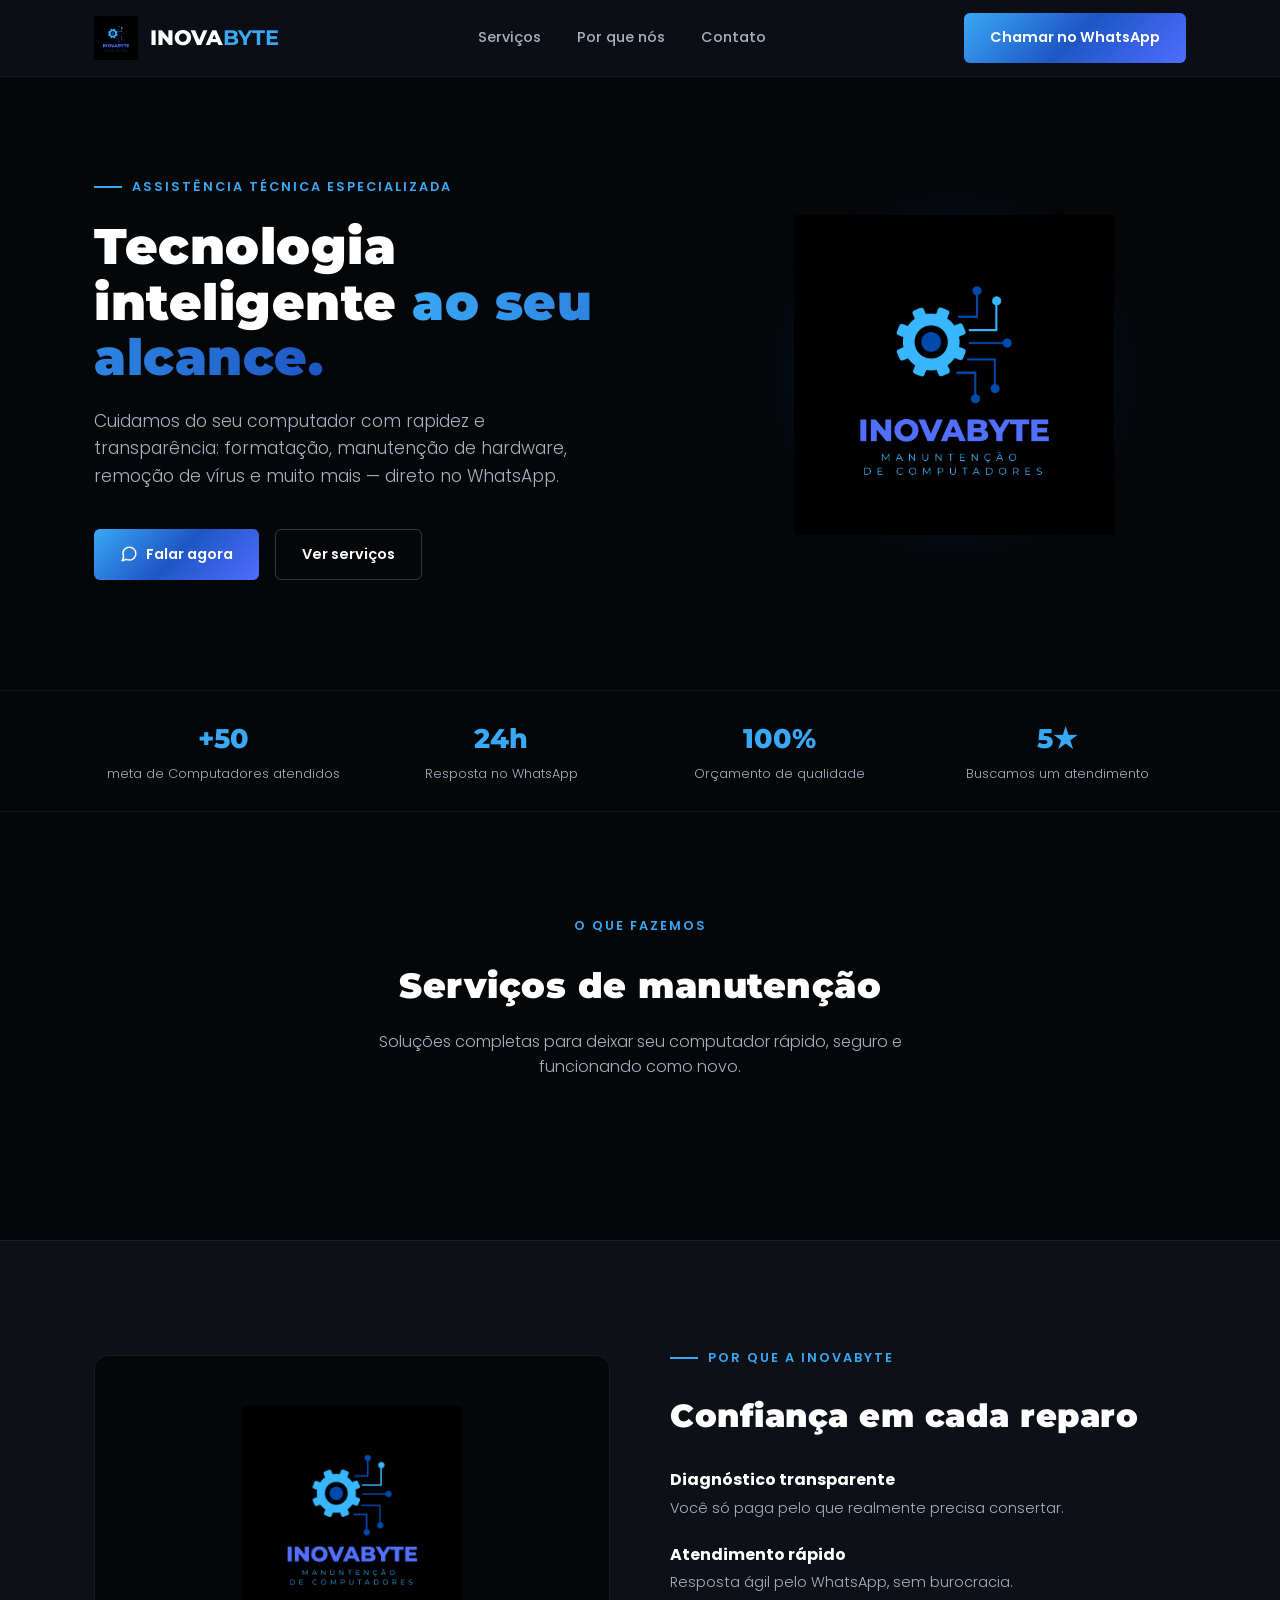
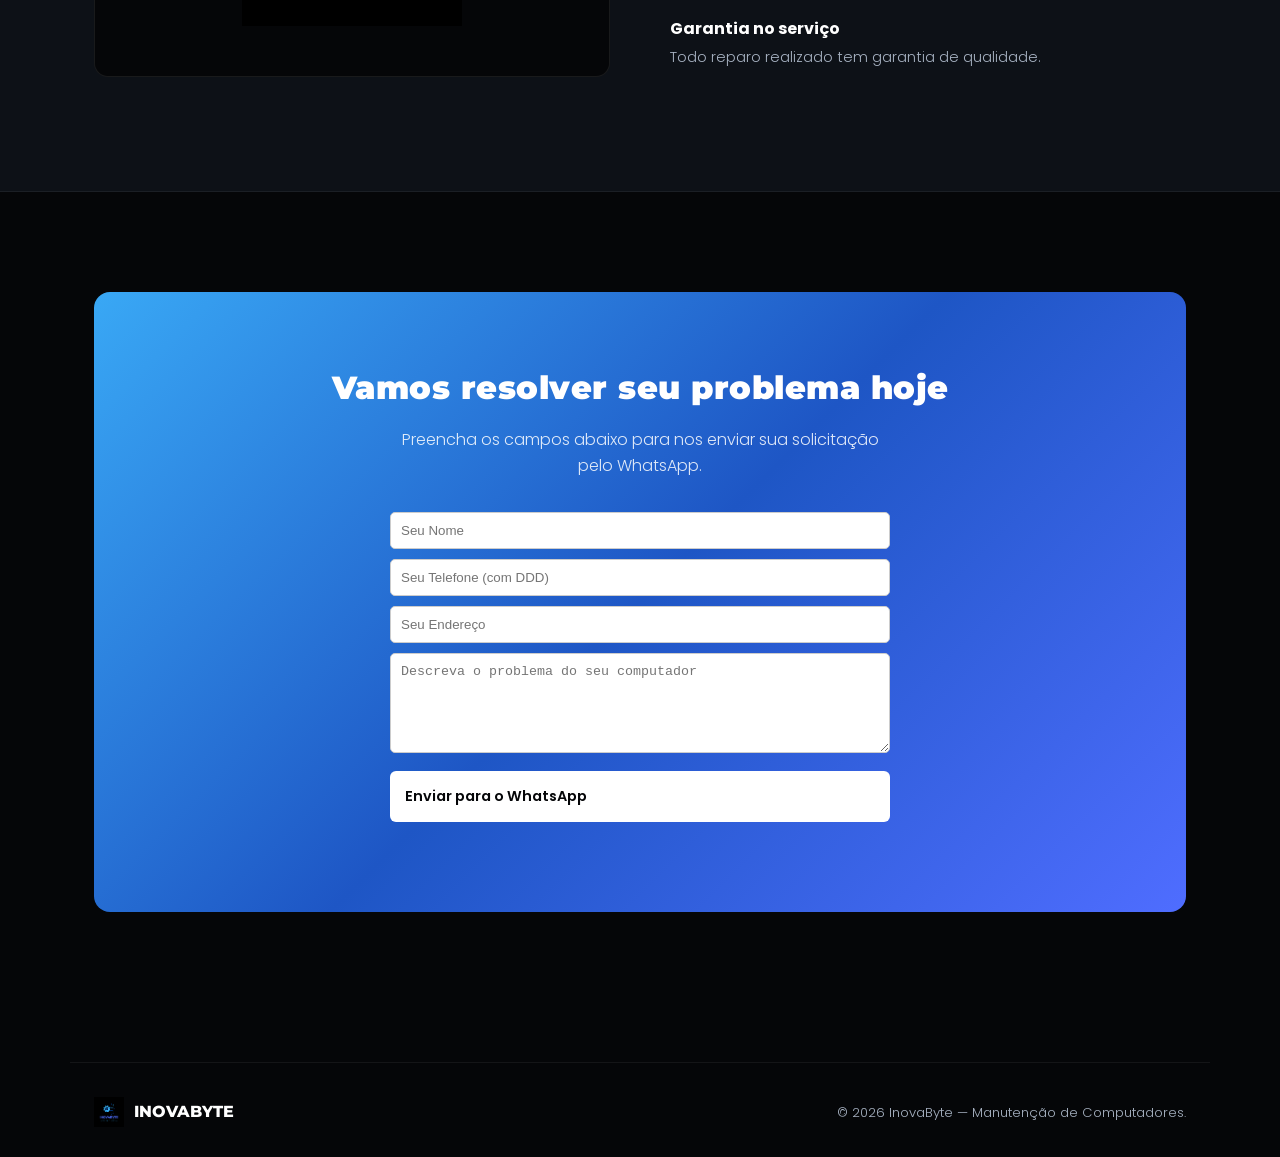
<file: index.html>
<!DOCTYPE html>
<html lang="pt-BR">
<head>
    <meta charset="UTF-8">
    <meta name="viewport" content="width=device-width, initial-scale=1.0">
    <title>InovaByte — Manutenção de Computadores</title>
    <link rel="preconnect" href="https://fonts.googleapis.com">
    <link rel="preconnect" href="https://fonts.gstatic.com" crossorigin>
    <link href="https://fonts.googleapis.com/css2?family=Montserrat:wght@700;800;900&family=Poppins:wght@300;400;500;600&display=swap" rel="stylesheet">
    <link rel="stylesheet" href="style.css">
</head>
<body>

<header>
  <div class="wrap">
    <div class="logo-group">
      <img src="_Logotipo Tecnologia Preto e Verde (3).png" alt="InovaByte">
      <span>INOVA<b>BYTE</b></span>
    </div>
    <nav>
      <a href="#servicos">Serviços</a>
      <a href="#porque">Por que nós</a>
      <a href="#contato">Contato</a>
    </nav>
    <a class="btn" href="https://wa.me/5533999665179?text=Ol%C3%A1!%20Vim%20pelo%20site%20e%20preciso%20de%20assist%C3%AAncia%20t%C3%A9cnica." target="_blank" rel="noopener">
      Chamar no WhatsApp
    </a>
  </div>
</header>

<section class="hero">
  <div class="wrap">
    <div>
      <div class="eyebrow">Assistência técnica especializada</div>
      <h1>Tecnologia inteligente <em>ao seu alcance.</em></h1>
      <p class="lead">Cuidamos do seu computador com rapidez e transparência: formatação, manutenção de hardware, remoção de vírus e muito mais — direto no WhatsApp.</p>
      <div class="hero-actions">
        <a class="btn" href="https://wa.me/5533999665179?text=Ol%C3%A1!%20Vim%20pelo%20site%20e%20preciso%20de%20assist%C3%AAncia%20t%C3%A9cnica." target="_blank" rel="noopener">
          <svg width="18" height="18" viewBox="0 0 24 24" fill="none" stroke="currentColor" stroke-width="2" stroke-linecap="round" stroke-linejoin="round"><path d="M21 11.5a8.38 8.38 0 0 1-.9 3.8 8.5 8.5 0 0 1-7.6 4.7 8.38 8.38 0 0 1-3.8-.9L3 21l1.9-5.7a8.38 8.38 0 0 1-.9-3.8 8.5 8.5 0 0 1 4.7-7.6 8.38 8.38 0 0 1 3.8-.9h.5a8.48 8.48 0 0 1 8 8v.5z"/></svg>
          Falar agora
        </a>
        <a class="btn btn-ghost" href="#servicos">Ver serviços</a>
      </div>
    </div>
    <div class="hero-visual">
      <div class="glow"></div>
      <img src="_Logotipo Tecnologia Preto e Verde (3).png" alt="Logo InovaByte">
    </div>
  </div>
</section>

<div class="trust-strip">
  <div class="wrap">
    <div class="trust-item"><div class="num">+50</div><div class="lbl">meta de Computadores atendidos</div></div>
    <div class="trust-item"><div class="num">24h</div><div class="lbl">Resposta no WhatsApp</div></div>
    <div class="trust-item"><div class="num">100%</div><div class="lbl">Orçamento de qualidade</div></div>
    <div class="trust-item"><div class="num">5★</div><div class="lbl">Buscamos um atendimento</div></div>
  </div>
</div>

<section id="servicos">
  <div class="wrap">
    <div class="section-head">
      <div class="eyebrow">O que fazemos</div>
      <h2>Serviços de manutenção</h2>
      <p>Soluções completas para deixar seu computador rápido, seguro e funcionando como novo.</p>
    </div>
    <div class="services-grid">
      </div>
  </div>
</section>

<section class="why" id="porque">
  <div class="wrap">
    <div class="why-visual">
      <img src="_Logotipo Tecnologia Preto e Verde (3).png" alt="Logo InovaByte">
    </div>
    <div>
      <div class="eyebrow">Por que a InovaByte</div>
      <h2 style="font-size:2rem;color:var(--white);">Confiança em cada reparo</h2>
      <ul class="why-list">
        <li><div><h4>Diagnóstico transparente</h4><p>Você só paga pelo que realmente precisa consertar.</p></div></li>
        <li><div><h4>Atendimento rápido</h4><p>Resposta ágil pelo WhatsApp, sem burocracia.</p></div></li>
        <li><div><h4>Garantia no serviço</h4><p>Todo reparo realizado tem garantia de qualidade.</p></div></li>
      </ul>
    </div>
  </div>
</section>

<section id="contato">
  <div class="wrap">
    <div class="cta">
      <h2>Vamos resolver seu problema hoje</h2>
      <p>Preencha os campos abaixo para nos enviar sua solicitação pelo WhatsApp.</p>
      
      <form id="formWhatsApp" style="max-width: 500px; margin: 20px auto; text-align: left;">
        <input type="text" id="nome" placeholder="Seu Nome" required style="width: 100%; padding: 10px; margin-bottom: 10px; border-radius: 5px; border: 1px solid #ccc; box-sizing: border-box;">
        <input type="tel" id="telefone" placeholder="Seu Telefone (com DDD)" required style="width: 100%; padding: 10px; margin-bottom: 10px; border-radius: 5px; border: 1px solid #ccc; box-sizing: border-box;">
        <input type="text" id="endereco" placeholder="Seu Endereço" required style="width: 100%; padding: 10px; margin-bottom: 10px; border-radius: 5px; border: 1px solid #ccc; box-sizing: border-box;">
        <textarea id="problema" placeholder="Descreva o problema do seu computador" required style="width: 100%; padding: 10px; margin-bottom: 10px; border-radius: 5px; border: 1px solid #ccc; height: 100px; box-sizing: border-box;"></textarea>
        
        <button type="submit" class="btn" style="width: 100%; cursor: pointer; border: none; padding: 15px;">Enviar para o WhatsApp</button>
      </form>
    </div>
  </div>
</section>

<footer>
  <div class="wrap">
    <div class="footer-brand">
      <img src="_Logotipo Tecnologia Preto e Verde (3).png" alt="InovaByte">
      <span>INOVABYTE</span>
    </div>
    <div class="copy">© <span id="year"></span> InovaByte — Manutenção de Computadores.</div>
  </div>
</footer>

<script src="script.js"></script>
</body>
</html>
</file>
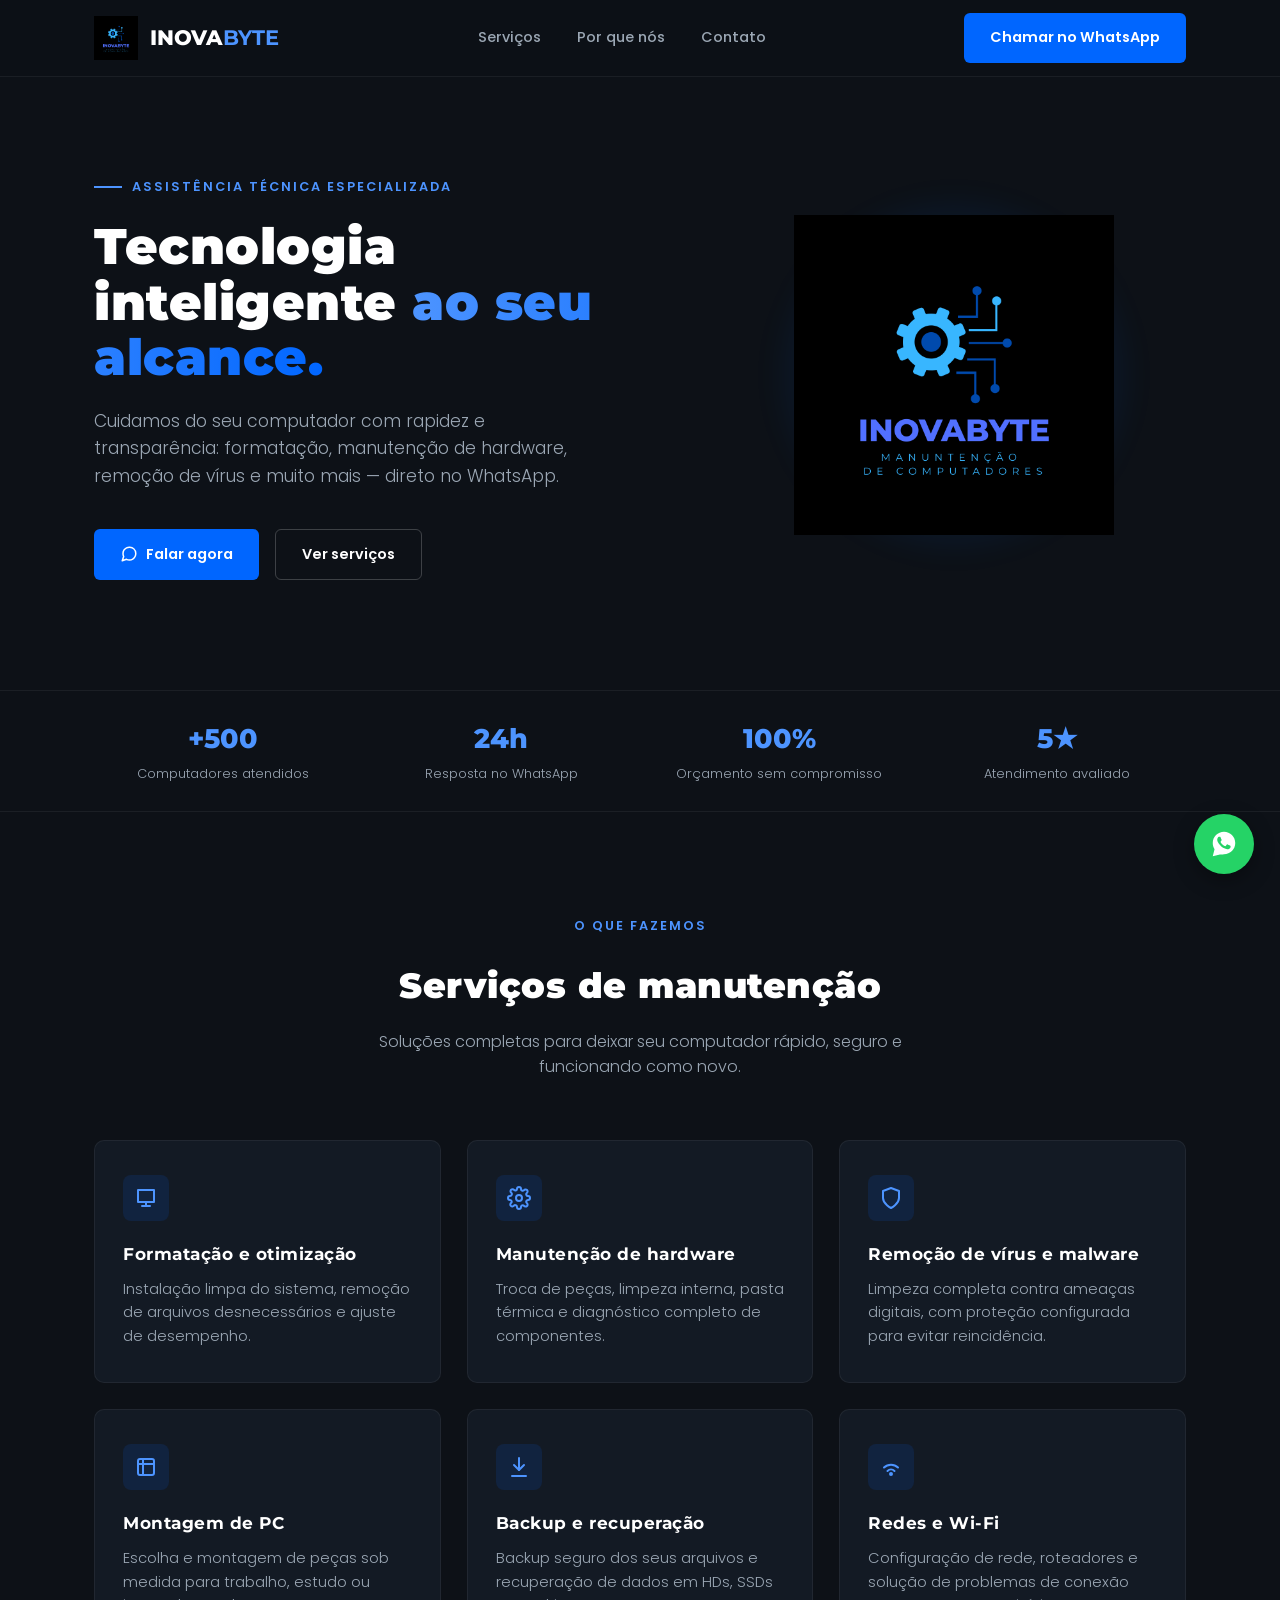
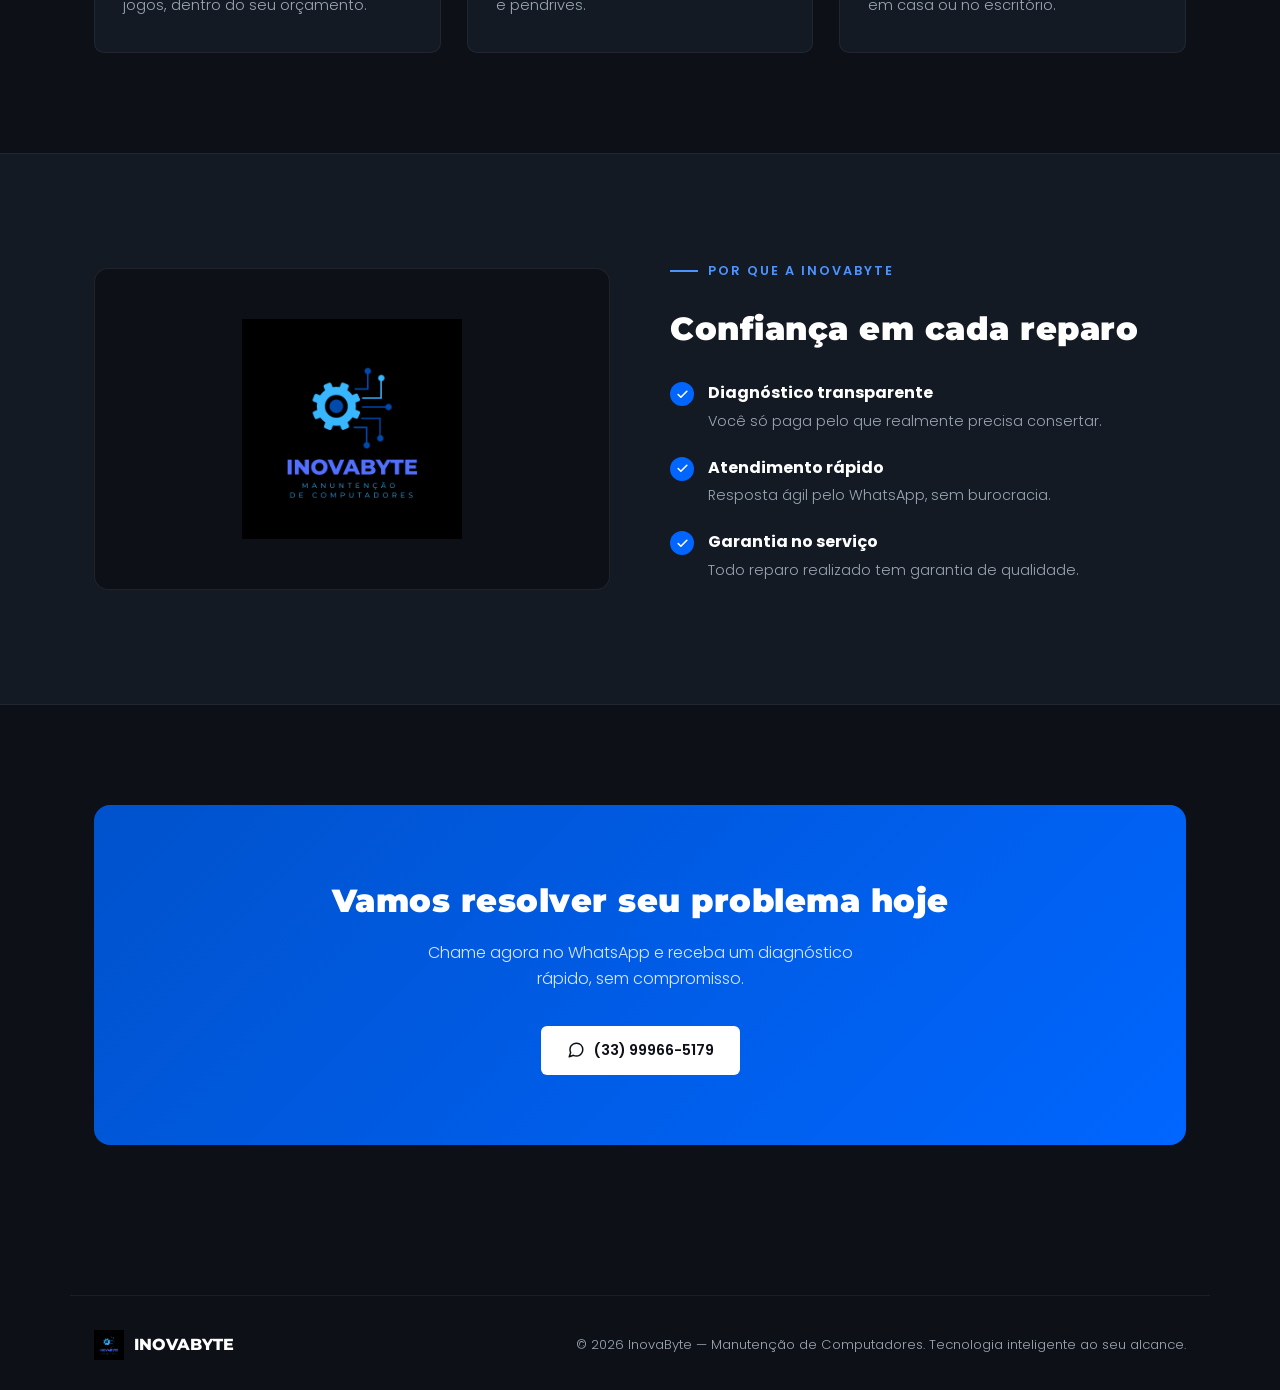
<file: InovaByte/index.html>
<!DOCTYPE html>
<html lang="pt-BR">
<head>
<meta charset="UTF-8">
<meta name="viewport" content="width=device-width, initial-scale=1.0">
<title>InovaByte — Manutenção de Computadores</title>
<link rel="preconnect" href="https://fonts.googleapis.com">
<link rel="preconnect" href="https://fonts.gstatic.com" crossorigin>
<link href="https://fonts.googleapis.com/css2?family=Montserrat:wght@700;800;900&family=Poppins:wght@300;400;500;600&display=swap" rel="stylesheet">
<link rel="stylesheet" href="style.css">
</head>
<body>

<header>
  <div class="wrap">
    <div class="logo-group">
      <img src="img/_Logotipo Tecnologia Preto e Verde (3).png" alt="InovaByte">
      <span>INOVA<b>BYTE</b></span>
    </div>
    <nav>
      <a href="#servicos">Serviços</a>
      <a href="#porque">Por que nós</a>
      <a href="#contato">Contato</a>
    </nav>
    <a class="btn" href="https://wa.me/5533999665179?text=Ol%C3%A1!%20Vim%20pelo%20site%20e%20preciso%20de%20assist%C3%AAncia%20t%C3%A9cnica." target="_blank" rel="noopener">
      Chamar no WhatsApp
    </a>
  </div>
</header>

<section class="hero">
  <div class="wrap">
    <div>
      <div class="eyebrow">Assistência técnica especializada</div>
      <h1>Tecnologia inteligente <em>ao seu alcance.</em></h1>
      <p class="lead">Cuidamos do seu computador com rapidez e transparência: formatação, manutenção de hardware, remoção de vírus e muito mais — direto no WhatsApp.</p>
      <div class="hero-actions">
        <a class="btn" href="https://wa.me/5533999665179?text=Ol%C3%A1!%20Vim%20pelo%20site%20e%20preciso%20de%20assist%C3%AAncia%20t%C3%A9cnica." target="_blank" rel="noopener">
          <svg width="18" height="18" viewBox="0 0 24 24" fill="none" stroke="currentColor" stroke-width="2" stroke-linecap="round" stroke-linejoin="round"><path d="M21 11.5a8.38 8.38 0 0 1-.9 3.8 8.5 8.5 0 0 1-7.6 4.7 8.38 8.38 0 0 1-3.8-.9L3 21l1.9-5.7a8.38 8.38 0 0 1-.9-3.8 8.5 8.5 0 0 1 4.7-7.6 8.38 8.38 0 0 1 3.8-.9h.5a8.48 8.48 0 0 1 8 8v.5z"/></svg>
          Falar agora
        </a>
        <a class="btn btn-ghost" href="#servicos">Ver serviços</a>
      </div>
    </div>
    <div class="hero-visual">
      <div class="glow"></div>
      <img src="img/_Logotipo Tecnologia Preto e Verde (3).png" alt="Logo InovaByte">
    </div>
  </div>
</section>

<div class="trust-strip">
  <div class="wrap">
    <div class="trust-item"><div class="num">+500</div><div class="lbl">Computadores atendidos</div></div>
    <div class="trust-item"><div class="num">24h</div><div class="lbl">Resposta no WhatsApp</div></div>
    <div class="trust-item"><div class="num">100%</div><div class="lbl">Orçamento sem compromisso</div></div>
    <div class="trust-item"><div class="num">5★</div><div class="lbl">Atendimento avaliado</div></div>
  </div>
</div>

<section id="servicos">
  <div class="wrap">
    <div class="section-head">
      <div class="eyebrow">O que fazemos</div>
      <h2>Serviços de manutenção</h2>
      <p>Soluções completas para deixar seu computador rápido, seguro e funcionando como novo.</p>
    </div>
    <div class="services-grid">

      <div class="service-card">
        <div class="service-icon"><svg viewBox="0 0 24 24" fill="none" stroke-width="2" stroke-linecap="round" stroke-linejoin="round"><path d="M4 4h16v12H4z"/><path d="M8 20h8M12 16v4"/></svg></div>
        <h3>Formatação e otimização</h3>
        <p>Instalação limpa do sistema, remoção de arquivos desnecessários e ajuste de desempenho.</p>
      </div>

      <div class="service-card">
        <div class="service-icon"><svg viewBox="0 0 24 24" fill="none" stroke-width="2" stroke-linecap="round" stroke-linejoin="round"><circle cx="12" cy="12" r="3"/><path d="M19.4 15a1.7 1.7 0 0 0 .3 1.9l.1.1a2 2 0 1 1-2.8 2.8l-.1-.1a1.7 1.7 0 0 0-1.9-.3 1.7 1.7 0 0 0-1 1.5V21a2 2 0 1 1-4 0v-.1a1.7 1.7 0 0 0-1.1-1.6 1.7 1.7 0 0 0-1.9.3l-.1.1a2 2 0 1 1-2.8-2.8l.1-.1a1.7 1.7 0 0 0 .3-1.9 1.7 1.7 0 0 0-1.5-1H3a2 2 0 1 1 0-4h.1a1.7 1.7 0 0 0 1.6-1.1 1.7 1.7 0 0 0-.3-1.9l-.1-.1a2 2 0 1 1 2.8-2.8l.1.1a1.7 1.7 0 0 0 1.9.3H9a1.7 1.7 0 0 0 1-1.5V3a2 2 0 1 1 4 0v.1a1.7 1.7 0 0 0 1 1.5 1.7 1.7 0 0 0 1.9-.3l.1-.1a2 2 0 1 1 2.8 2.8l-.1.1a1.7 1.7 0 0 0-.3 1.9V9a1.7 1.7 0 0 0 1.5 1H21a2 2 0 1 1 0 4h-.1a1.7 1.7 0 0 0-1.5 1z"/></svg></div>
        <h3>Manutenção de hardware</h3>
        <p>Troca de peças, limpeza interna, pasta térmica e diagnóstico completo de componentes.</p>
      </div>

      <div class="service-card">
        <div class="service-icon"><svg viewBox="0 0 24 24" fill="none" stroke-width="2" stroke-linecap="round" stroke-linejoin="round"><path d="M12 22s8-4 8-10V5l-8-3-8 3v7c0 6 8 10 8 10z"/></svg></div>
        <h3>Remoção de vírus e malware</h3>
        <p>Limpeza completa contra ameaças digitais, com proteção configurada para evitar reincidência.</p>
      </div>

      <div class="service-card">
        <div class="service-icon"><svg viewBox="0 0 24 24" fill="none" stroke-width="2" stroke-linecap="round" stroke-linejoin="round"><rect x="4" y="4" width="16" height="16" rx="2"/><path d="M4 9h16M9 4v16"/></svg></div>
        <h3>Montagem de PC</h3>
        <p>Escolha e montagem de peças sob medida para trabalho, estudo ou jogos, dentro do seu orçamento.</p>
      </div>

      <div class="service-card">
        <div class="service-icon"><svg viewBox="0 0 24 24" fill="none" stroke-width="2" stroke-linecap="round" stroke-linejoin="round"><path d="M12 3v12"/><path d="m7 10 5 5 5-5"/><path d="M5 21h14"/></svg></div>
        <h3>Backup e recuperação</h3>
        <p>Backup seguro dos seus arquivos e recuperação de dados em HDs, SSDs e pendrives.</p>
      </div>

      <div class="service-card">
        <div class="service-icon"><svg viewBox="0 0 24 24" fill="none" stroke-width="2" stroke-linecap="round" stroke-linejoin="round"><path d="M5 12.5a10 10 0 0 1 14 0"/><path d="M8.5 16a5 5 0 0 1 7 0"/><circle cx="12" cy="19" r="1"/></svg></div>
        <h3>Redes e Wi-Fi</h3>
        <p>Configuração de rede, roteadores e solução de problemas de conexão em casa ou no escritório.</p>
      </div>

    </div>
  </div>
</section>

<section class="why" id="porque">
  <div class="wrap">
    <div class="why-visual">
      <img src="img/_Logotipo Tecnologia Preto e Verde (3).png" alt="Logo InovaByte">
    </div>
    <div>
      <div class="eyebrow">Por que a InovaByte</div>
      <h2 style="font-size:2rem;color:var(--white);">Confiança em cada reparo</h2>
      <ul class="why-list">
        <li>
          <span class="check"><svg viewBox="0 0 24 24" fill="none" stroke="currentColor" stroke-width="3" stroke-linecap="round" stroke-linejoin="round"><polyline points="20 6 9 17 4 12"/></svg></span>
          <div><h4>Diagnóstico transparente</h4><p>Você só paga pelo que realmente precisa consertar.</p></div>
        </li>
        <li>
          <span class="check"><svg viewBox="0 0 24 24" fill="none" stroke="currentColor" stroke-width="3" stroke-linecap="round" stroke-linejoin="round"><polyline points="20 6 9 17 4 12"/></svg></span>
          <div><h4>Atendimento rápido</h4><p>Resposta ágil pelo WhatsApp, sem burocracia.</p></div>
        </li>
        <li>
          <span class="check"><svg viewBox="0 0 24 24" fill="none" stroke="currentColor" stroke-width="3" stroke-linecap="round" stroke-linejoin="round"><polyline points="20 6 9 17 4 12"/></svg></span>
          <div><h4>Garantia no serviço</h4><p>Todo reparo realizado tem garantia de qualidade.</p></div>
        </li>
      </ul>
    </div>
  </div>
</section>

<section id="contato">
  <div class="wrap">
    <div class="cta">
      <h2>Vamos resolver seu problema hoje</h2>
      <p>Chame agora no WhatsApp e receba um diagnóstico rápido, sem compromisso.</p>
      <a class="btn" href="https://wa.me/5533999665179?text=Ol%C3%A1!%20Vim%20pelo%20site%20e%20preciso%20de%20assist%C3%AAncia%20t%C3%A9cnica." target="_blank" rel="noopener">
        <svg width="18" height="18" viewBox="0 0 24 24" fill="none" stroke="currentColor" stroke-width="2" stroke-linecap="round" stroke-linejoin="round"><path d="M21 11.5a8.38 8.38 0 0 1-.9 3.8 8.5 8.5 0 0 1-7.6 4.7 8.38 8.38 0 0 1-3.8-.9L3 21l1.9-5.7a8.38 8.38 0 0 1-.9-3.8 8.5 8.5 0 0 1 4.7-7.6 8.38 8.38 0 0 1 3.8-.9h.5a8.48 8.48 0 0 1 8 8v.5z"/></svg>
        (33) 99966-5179
      </a>
    </div>
  </div>
</section>

<footer>
  <div class="wrap">
    <div class="footer-brand">
      <img src="img/_Logotipo Tecnologia Preto e Verde (3).png" alt="InovaByte">
      <span>INOVABYTE</span>
    </div>
    <div class="copy">© <span id="year"></span> InovaByte — Manutenção de Computadores. Tecnologia inteligente ao seu alcance.</div>
  </div>
</footer>

<a class="whats-float" href="https://wa.me/5533999665179?text=Ol%C3%A1!%20Vim%20pelo%20site%20e%20preciso%20de%20assist%C3%AAncia%20t%C3%A9cnica." target="_blank" rel="noopener" aria-label="Chamar no WhatsApp">
  <svg viewBox="0 0 32 32"><path d="M16.001 3C9.373 3 4 8.373 4 15c0 2.394.702 4.622 1.912 6.494L4 29l7.706-1.881A11.94 11.94 0 0 0 16.001 27C22.628 27 28 21.627 28 15S22.628 3 16.001 3zm6.965 16.845c-.294.826-1.468 1.512-2.395 1.71-.637.136-1.469.244-4.267-.916-3.582-1.484-5.887-5.114-6.067-5.353-.173-.239-1.454-1.937-1.454-3.695 0-1.758.921-2.622 1.248-2.982.294-.324.673-.406.897-.406.224 0 .448.002.643.011.207.01.484-.079.757.577.294.703.997 2.462 1.084 2.641.087.18.145.393.029.632-.116.239-.174.388-.347.598-.174.209-.365.467-.522.627-.174.179-.355.373-.153.734.203.36.9 1.485 1.933 2.406 1.328 1.185 2.447 1.552 2.807 1.727.36.174.571.145.782-.088.21-.234.899-1.049 1.14-1.409.24-.36.48-.298.808-.18.327.12 2.083.982 2.44 1.161.356.18.593.269.68.42.087.15.087.868-.207 1.694z"/></svg>
</a>

<script src="script.js"></script>
</body>
</html>
</file>
<file: style.css>
:root{
    --blue:#1E56C5;
    --blue-light:#39A8F5;
    --blue-dark:#4F6DFF;
    --black:#050608;
    --black-2:#0D1117;
    --white:#FFFFFF;
    --grey:#A7B2C2;
    --gradient:linear-gradient(135deg,#39A8F5,#1E56C5,#4F6DFF);
    --shadow-blue:rgba(57,168,245,.35);
  }
  *{margin:0;padding:0;box-sizing:border-box;}
  html{scroll-behavior:smooth;}
  body{
    background:var(--black);
    color:var(--white);
    font-family:'Poppins',sans-serif;
    font-weight:300;
    line-height:1.6;
    overflow-x:hidden;
  }
  h1,h2,h3,.brand{
    font-family:'Montserrat',sans-serif;
    font-weight:900;
    letter-spacing:0.5px;
  }
  a{text-decoration:none;color:inherit;}
  img{max-width:100%;display:block;}
  .wrap{max-width:1140px;margin:0 auto;padding:0 24px;}

  /* circuit divider — signature element echoing the logo */
  .circuit{
    width:100%;
    height:40px;
    display:block;
  }

  /* HEADER */
  header{
    position:fixed;
    top:0;left:0;right:0;
    z-index:100;
    background:rgba(13,17,23,0.85);
    backdrop-filter:blur(10px);
    border-bottom:1px solid rgba(255,255,255,0.06);
  }
  header .wrap{
    display:flex;
    align-items:center;
    justify-content:space-between;
    height:76px;
  }
  .logo-group{display:flex;align-items:center;gap:12px;}
  .logo-group img{height:44px;width:auto;}
  .logo-group span{
    font-family:'Montserrat',sans-serif;
    font-weight:800;
    font-size:1.3rem;
    color:var(--white);
  }
  .logo-group span b{color:var(--blue-light);}
  nav{display:flex;gap:36px;}
  nav a{
    font-size:0.9rem;
    font-weight:500;
    color:var(--grey);
    transition:color .2s;
  }
  nav a:hover{color:var(--white);}
  nav a.active{color:var(--blue-light);}
  .btn{
    display:inline-flex;
    align-items:center;
    gap:8px;
    background:var(--gradient);
    color:var(--white);
    font-family:'Poppins',sans-serif;
    font-weight:600;
    font-size:0.9rem;
    padding:13px 26px;
    border-radius:6px;
    transition:transform .2s, box-shadow .2s, background .2s;
    box-shadow:0 0 0 rgba(0,102,255,0);
  }
  .btn:hover{
    background:#0052cc;
    transform:translateY(-2px);
    box-shadow:0 8px 24px rgba(0,102,255,0.35);
  }
  .btn-ghost{
    background:transparent;
    border:1px solid rgba(255,255,255,0.2);
  }
  .btn-ghost:hover{background:rgba(255,255,255,0.06);}

  /* HERO */
  .hero{
    padding:170px 0 110px;
    position:relative;
  }
  .hero .wrap{
    display:grid;
    grid-template-columns:1.1fr 0.9fr;
    gap:60px;
    align-items:center;
  }
  .eyebrow{
    display:inline-flex;
    align-items:center;
    gap:10px;
    color:var(--blue-light);
    font-size:0.8rem;
    font-weight:600;
    letter-spacing:2px;
    text-transform:uppercase;
    margin-bottom:22px;
  }
  .eyebrow::before{
    content:"";
    width:28px;height:2px;
    background:var(--blue-light);
  }
  .hero h1{
    font-size:3.1rem;
    line-height:1.12;
    color:var(--white);
    margin-bottom:22px;
  }
  .hero h1 em{
    font-style:normal;
    background:linear-gradient(90deg,var(--blue-light),var(--blue));
    -webkit-background-clip:text;
    background-clip:text;
    color:transparent;
  }
  .hero p.lead{
    font-size:1.08rem;
    color:var(--grey);
    max-width:480px;
    margin-bottom:38px;
  }
  .hero-actions{display:flex;gap:16px;flex-wrap:wrap;}
  .hero-visual{
    position:relative;
    display:flex;
    justify-content:center;
    align-items:center;
  }
  .hero-visual .glow{
    position:absolute;
    width:380px;height:380px;
    background:radial-gradient(circle, rgba(0,102,255,0.35) 0%, rgba(0,102,255,0) 70%);
    filter:blur(10px);
    z-index:0;
  }
  .hero-visual img{
    position:relative;
    z-index:1;
    width:320px;
    animation:float 5s ease-in-out infinite;
  }
  @keyframes float{
    0%,100%{transform:translateY(0);}
    50%{transform:translateY(-14px);}
  }

  .trust-strip{
    border-top:1px solid rgba(255,255,255,0.06);
    border-bottom:1px solid rgba(255,255,255,0.06);
    padding:26px 0;
  }
  .trust-strip .wrap{
    display:flex;
    justify-content:space-between;
    flex-wrap:wrap;
    gap:20px;
    text-align:center;
  }
  .trust-item{flex:1;min-width:140px;}
  .trust-item .num{
    font-family:'Montserrat',sans-serif;
    font-weight:800;
    font-size:1.7rem;
    color:var(--blue-light);
  }
  .trust-item .lbl{
    font-size:0.8rem;
    color:var(--grey);
    margin-top:4px;
  }

  /* SECTIONS */
  section{padding:100px 0;}
  .section-head{
    text-align:center;
    max-width:600px;
    margin:0 auto 60px;
  }
  .section-head .eyebrow{justify-content:center;}
  .section-head .eyebrow::before{display:none;}
  .section-head h2{
    font-size:2.2rem;
    color:var(--white);
    margin-bottom:14px;
  }
  .section-head p{color:var(--grey);}

  /* SERVICES */
  .services-grid{
    display:grid;
    grid-template-columns:repeat(3,1fr);
    gap:26px;
  }
  .service-card{
    background:var(--black-2);
    border:1px solid rgba(255,255,255,0.06);
    border-radius:10px;
    padding:34px 28px;
    transition:transform .25s, border-color .25s;
  }
  .service-card:hover{
    transform:translateY(-6px);
    border-color:rgba(0,102,255,0.5);
  }
  .service-icon{
    width:46px;height:46px;
    border-radius:8px;
    background:rgba(0,102,255,0.12);
    display:flex;align-items:center;justify-content:center;
    margin-bottom:20px;
  }
  .service-icon svg{width:24px;height:24px;stroke:var(--blue-light);}
  .service-card h3{
    font-size:1.05rem;
    color:var(--white);
    margin-bottom:10px;
    font-weight:700;
  }
  .service-card p{
    color:var(--grey);
    font-size:0.92rem;
  }

  /* WHY US */
  .why{
    background:var(--black-2);
    border-top:1px solid rgba(255,255,255,0.06);
    border-bottom:1px solid rgba(255,255,255,0.06);
  }
  .why .wrap{
    display:grid;
    grid-template-columns:1fr 1fr;
    gap:60px;
    align-items:center;
  }
  .why-list{list-style:none;margin-top:26px;}
  .why-list li{
    display:flex;
    gap:14px;
    margin-bottom:22px;
    align-items:flex-start;
  }
  .why-list .check{
    flex-shrink:0;
    width:24px;height:24px;
    border-radius:50%;
    background:var(--gradient);
    display:flex;align-items:center;justify-content:center;
    margin-top:2px;
  }
  .why-list .check svg{width:13px;height:13px;stroke:var(--white);}
  .why-list h4{font-size:1rem;color:var(--white);margin-bottom:4px;}
  .why-list p{color:var(--grey);font-size:0.9rem;}
  .why-visual{
    background:var(--black);
    border:1px solid rgba(255,255,255,0.08);
    border-radius:14px;
    padding:50px;
    display:flex;justify-content:center;
  }
  .why-visual img{width:220px;}

  /* CTA */
  .cta{
    text-align:center;
    background:var(--gradient);
    border-radius:16px;
    padding:70px 40px;
    margin:0 auto;
  }
  .cta h2{font-size:2rem;color:var(--white);margin-bottom:14px;}
  .cta p{color:rgba(255,255,255,0.85);margin-bottom:34px;max-width:480px;margin-left:auto;margin-right:auto;}
  .cta .btn{background:var(--white);color:var(--black);}
  .cta .btn:hover{background:#e6e6e6;box-shadow:0 8px 24px rgba(0,0,0,0.25);}

  /* FOOTER */
  footer{padding:50px 0 30px;}
  footer .wrap{
    display:flex;
    justify-content:space-between;
    align-items:center;
    flex-wrap:wrap;
    gap:20px;
    border-top:1px solid rgba(255,255,255,0.06);
    padding-top:34px;
  }
  .footer-brand{display:flex;align-items:center;gap:10px;}
  .footer-brand img{height:30px;}
  .footer-brand span{font-family:'Montserrat',sans-serif;font-weight:800;font-size:1rem;}
  footer .copy{color:var(--grey);font-size:0.82rem;}

  /* WHATSAPP FLOAT BUTTON */
  .whats-float{
    position:fixed;
    bottom:26px;right:26px;
    z-index:200;
    background:#25D366;
    width:60px;height:60px;
    border-radius:50%;
    display:flex;align-items:center;justify-content:center;
    box-shadow:0 6px 20px rgba(0,0,0,0.35);
    animation:pulse 2.4s infinite;
  }
  .whats-float svg{width:30px;height:30px;fill:#fff;}
  @keyframes pulse{
    0%{box-shadow:0 0 0 0 rgba(37,211,102,0.5);}
    70%{box-shadow:0 0 0 14px rgba(37,211,102,0);}
    100%{box-shadow:0 0 0 0 rgba(37,211,102,0);}
  }

  @media(max-width:900px){
    .hero .wrap{grid-template-columns:1fr;}
    .hero-visual{order:-1;}
    .hero h1{font-size:2.3rem;}
    .services-grid{grid-template-columns:1fr 1fr;}
    .why .wrap{grid-template-columns:1fr;}
    nav{display:none;}
  }
  @media(max-width:560px){
    .services-grid{grid-template-columns:1fr;}
    .trust-strip .wrap{justify-content:flex-start;}
  }

  @media (prefers-reduced-motion: reduce){
    *{animation:none !important; transition:none !important;}
  }
</file>
<file: InovaByte/style.css>
:root{
    --blue:#0066FF;
    --blue-light:#4D94FF;
    --black:#0D1117;
    --black-2:#131a24;
    --white:#FFFFFF;
    --grey:#9BA7B4;
  }
  *{margin:0;padding:0;box-sizing:border-box;}
  html{scroll-behavior:smooth;}
  body{
    background:var(--black);
    color:var(--white);
    font-family:'Poppins',sans-serif;
    font-weight:300;
    line-height:1.6;
    overflow-x:hidden;
  }
  h1,h2,h3,.brand{
    font-family:'Montserrat',sans-serif;
    font-weight:900;
    letter-spacing:0.5px;
  }
  a{text-decoration:none;color:inherit;}
  img{max-width:100%;display:block;}
  .wrap{max-width:1140px;margin:0 auto;padding:0 24px;}

  /* circuit divider — signature element echoing the logo */
  .circuit{
    width:100%;
    height:40px;
    display:block;
  }

  /* HEADER */
  header{
    position:fixed;
    top:0;left:0;right:0;
    z-index:100;
    background:rgba(13,17,23,0.85);
    backdrop-filter:blur(10px);
    border-bottom:1px solid rgba(255,255,255,0.06);
  }
  header .wrap{
    display:flex;
    align-items:center;
    justify-content:space-between;
    height:76px;
  }
  .logo-group{display:flex;align-items:center;gap:12px;}
  .logo-group img{height:44px;width:auto;}
  .logo-group span{
    font-family:'Montserrat',sans-serif;
    font-weight:800;
    font-size:1.3rem;
    color:var(--white);
  }
  .logo-group span b{color:var(--blue-light);}
  nav{display:flex;gap:36px;}
  nav a{
    font-size:0.9rem;
    font-weight:500;
    color:var(--grey);
    transition:color .2s;
  }
  nav a:hover{color:var(--white);}
  nav a.active{color:var(--blue-light);}
  .btn{
    display:inline-flex;
    align-items:center;
    gap:8px;
    background:var(--blue);
    color:var(--white);
    font-family:'Poppins',sans-serif;
    font-weight:600;
    font-size:0.9rem;
    padding:13px 26px;
    border-radius:6px;
    transition:transform .2s, box-shadow .2s, background .2s;
    box-shadow:0 0 0 rgba(0,102,255,0);
  }
  .btn:hover{
    background:#0052cc;
    transform:translateY(-2px);
    box-shadow:0 8px 24px rgba(0,102,255,0.35);
  }
  .btn-ghost{
    background:transparent;
    border:1px solid rgba(255,255,255,0.2);
  }
  .btn-ghost:hover{background:rgba(255,255,255,0.06);}

  /* HERO */
  .hero{
    padding:170px 0 110px;
    position:relative;
  }
  .hero .wrap{
    display:grid;
    grid-template-columns:1.1fr 0.9fr;
    gap:60px;
    align-items:center;
  }
  .eyebrow{
    display:inline-flex;
    align-items:center;
    gap:10px;
    color:var(--blue-light);
    font-size:0.8rem;
    font-weight:600;
    letter-spacing:2px;
    text-transform:uppercase;
    margin-bottom:22px;
  }
  .eyebrow::before{
    content:"";
    width:28px;height:2px;
    background:var(--blue-light);
  }
  .hero h1{
    font-size:3.1rem;
    line-height:1.12;
    color:var(--white);
    margin-bottom:22px;
  }
  .hero h1 em{
    font-style:normal;
    background:linear-gradient(90deg,var(--blue-light),var(--blue));
    -webkit-background-clip:text;
    background-clip:text;
    color:transparent;
  }
  .hero p.lead{
    font-size:1.08rem;
    color:var(--grey);
    max-width:480px;
    margin-bottom:38px;
  }
  .hero-actions{display:flex;gap:16px;flex-wrap:wrap;}
  .hero-visual{
    position:relative;
    display:flex;
    justify-content:center;
    align-items:center;
  }
  .hero-visual .glow{
    position:absolute;
    width:380px;height:380px;
    background:radial-gradient(circle, rgba(0,102,255,0.35) 0%, rgba(0,102,255,0) 70%);
    filter:blur(10px);
    z-index:0;
  }
  .hero-visual img{
    position:relative;
    z-index:1;
    width:320px;
    animation:float 5s ease-in-out infinite;
  }
  @keyframes float{
    0%,100%{transform:translateY(0);}
    50%{transform:translateY(-14px);}
  }

  .trust-strip{
    border-top:1px solid rgba(255,255,255,0.06);
    border-bottom:1px solid rgba(255,255,255,0.06);
    padding:26px 0;
  }
  .trust-strip .wrap{
    display:flex;
    justify-content:space-between;
    flex-wrap:wrap;
    gap:20px;
    text-align:center;
  }
  .trust-item{flex:1;min-width:140px;}
  .trust-item .num{
    font-family:'Montserrat',sans-serif;
    font-weight:800;
    font-size:1.7rem;
    color:var(--blue-light);
  }
  .trust-item .lbl{
    font-size:0.8rem;
    color:var(--grey);
    margin-top:4px;
  }

  /* SECTIONS */
  section{padding:100px 0;}
  .section-head{
    text-align:center;
    max-width:600px;
    margin:0 auto 60px;
  }
  .section-head .eyebrow{justify-content:center;}
  .section-head .eyebrow::before{display:none;}
  .section-head h2{
    font-size:2.2rem;
    color:var(--white);
    margin-bottom:14px;
  }
  .section-head p{color:var(--grey);}

  /* SERVICES */
  .services-grid{
    display:grid;
    grid-template-columns:repeat(3,1fr);
    gap:26px;
  }
  .service-card{
    background:var(--black-2);
    border:1px solid rgba(255,255,255,0.06);
    border-radius:10px;
    padding:34px 28px;
    transition:transform .25s, border-color .25s;
  }
  .service-card:hover{
    transform:translateY(-6px);
    border-color:rgba(0,102,255,0.5);
  }
  .service-icon{
    width:46px;height:46px;
    border-radius:8px;
    background:rgba(0,102,255,0.12);
    display:flex;align-items:center;justify-content:center;
    margin-bottom:20px;
  }
  .service-icon svg{width:24px;height:24px;stroke:var(--blue-light);}
  .service-card h3{
    font-size:1.05rem;
    color:var(--white);
    margin-bottom:10px;
    font-weight:700;
  }
  .service-card p{
    color:var(--grey);
    font-size:0.92rem;
  }

  /* WHY US */
  .why{
    background:var(--black-2);
    border-top:1px solid rgba(255,255,255,0.06);
    border-bottom:1px solid rgba(255,255,255,0.06);
  }
  .why .wrap{
    display:grid;
    grid-template-columns:1fr 1fr;
    gap:60px;
    align-items:center;
  }
  .why-list{list-style:none;margin-top:26px;}
  .why-list li{
    display:flex;
    gap:14px;
    margin-bottom:22px;
    align-items:flex-start;
  }
  .why-list .check{
    flex-shrink:0;
    width:24px;height:24px;
    border-radius:50%;
    background:var(--blue);
    display:flex;align-items:center;justify-content:center;
    margin-top:2px;
  }
  .why-list .check svg{width:13px;height:13px;stroke:var(--white);}
  .why-list h4{font-size:1rem;color:var(--white);margin-bottom:4px;}
  .why-list p{color:var(--grey);font-size:0.9rem;}
  .why-visual{
    background:var(--black);
    border:1px solid rgba(255,255,255,0.08);
    border-radius:14px;
    padding:50px;
    display:flex;justify-content:center;
  }
  .why-visual img{width:220px;}

  /* CTA */
  .cta{
    text-align:center;
    background:linear-gradient(135deg, #0052cc, var(--blue));
    border-radius:16px;
    padding:70px 40px;
    margin:0 auto;
  }
  .cta h2{font-size:2rem;color:var(--white);margin-bottom:14px;}
  .cta p{color:rgba(255,255,255,0.85);margin-bottom:34px;max-width:480px;margin-left:auto;margin-right:auto;}
  .cta .btn{background:var(--white);color:var(--black);}
  .cta .btn:hover{background:#e6e6e6;box-shadow:0 8px 24px rgba(0,0,0,0.25);}

  /* FOOTER */
  footer{padding:50px 0 30px;}
  footer .wrap{
    display:flex;
    justify-content:space-between;
    align-items:center;
    flex-wrap:wrap;
    gap:20px;
    border-top:1px solid rgba(255,255,255,0.06);
    padding-top:34px;
  }
  .footer-brand{display:flex;align-items:center;gap:10px;}
  .footer-brand img{height:30px;}
  .footer-brand span{font-family:'Montserrat',sans-serif;font-weight:800;font-size:1rem;}
  footer .copy{color:var(--grey);font-size:0.82rem;}

  /* WHATSAPP FLOAT BUTTON */
  .whats-float{
    position:fixed;
    bottom:26px;right:26px;
    z-index:200;
    background:#25D366;
    width:60px;height:60px;
    border-radius:50%;
    display:flex;align-items:center;justify-content:center;
    box-shadow:0 6px 20px rgba(0,0,0,0.35);
    animation:pulse 2.4s infinite;
  }
  .whats-float svg{width:30px;height:30px;fill:#fff;}
  @keyframes pulse{
    0%{box-shadow:0 0 0 0 rgba(37,211,102,0.5);}
    70%{box-shadow:0 0 0 14px rgba(37,211,102,0);}
    100%{box-shadow:0 0 0 0 rgba(37,211,102,0);}
  }

  @media(max-width:900px){
    .hero .wrap{grid-template-columns:1fr;}
    .hero-visual{order:-1;}
    .hero h1{font-size:2.3rem;}
    .services-grid{grid-template-columns:1fr 1fr;}
    .why .wrap{grid-template-columns:1fr;}
    nav{display:none;}
  }
  @media(max-width:560px){
    .services-grid{grid-template-columns:1fr;}
    .trust-strip .wrap{justify-content:flex-start;}
  }

  @media (prefers-reduced-motion: reduce){
    *{animation:none !important; transition:none !important;}
  }
</file>
